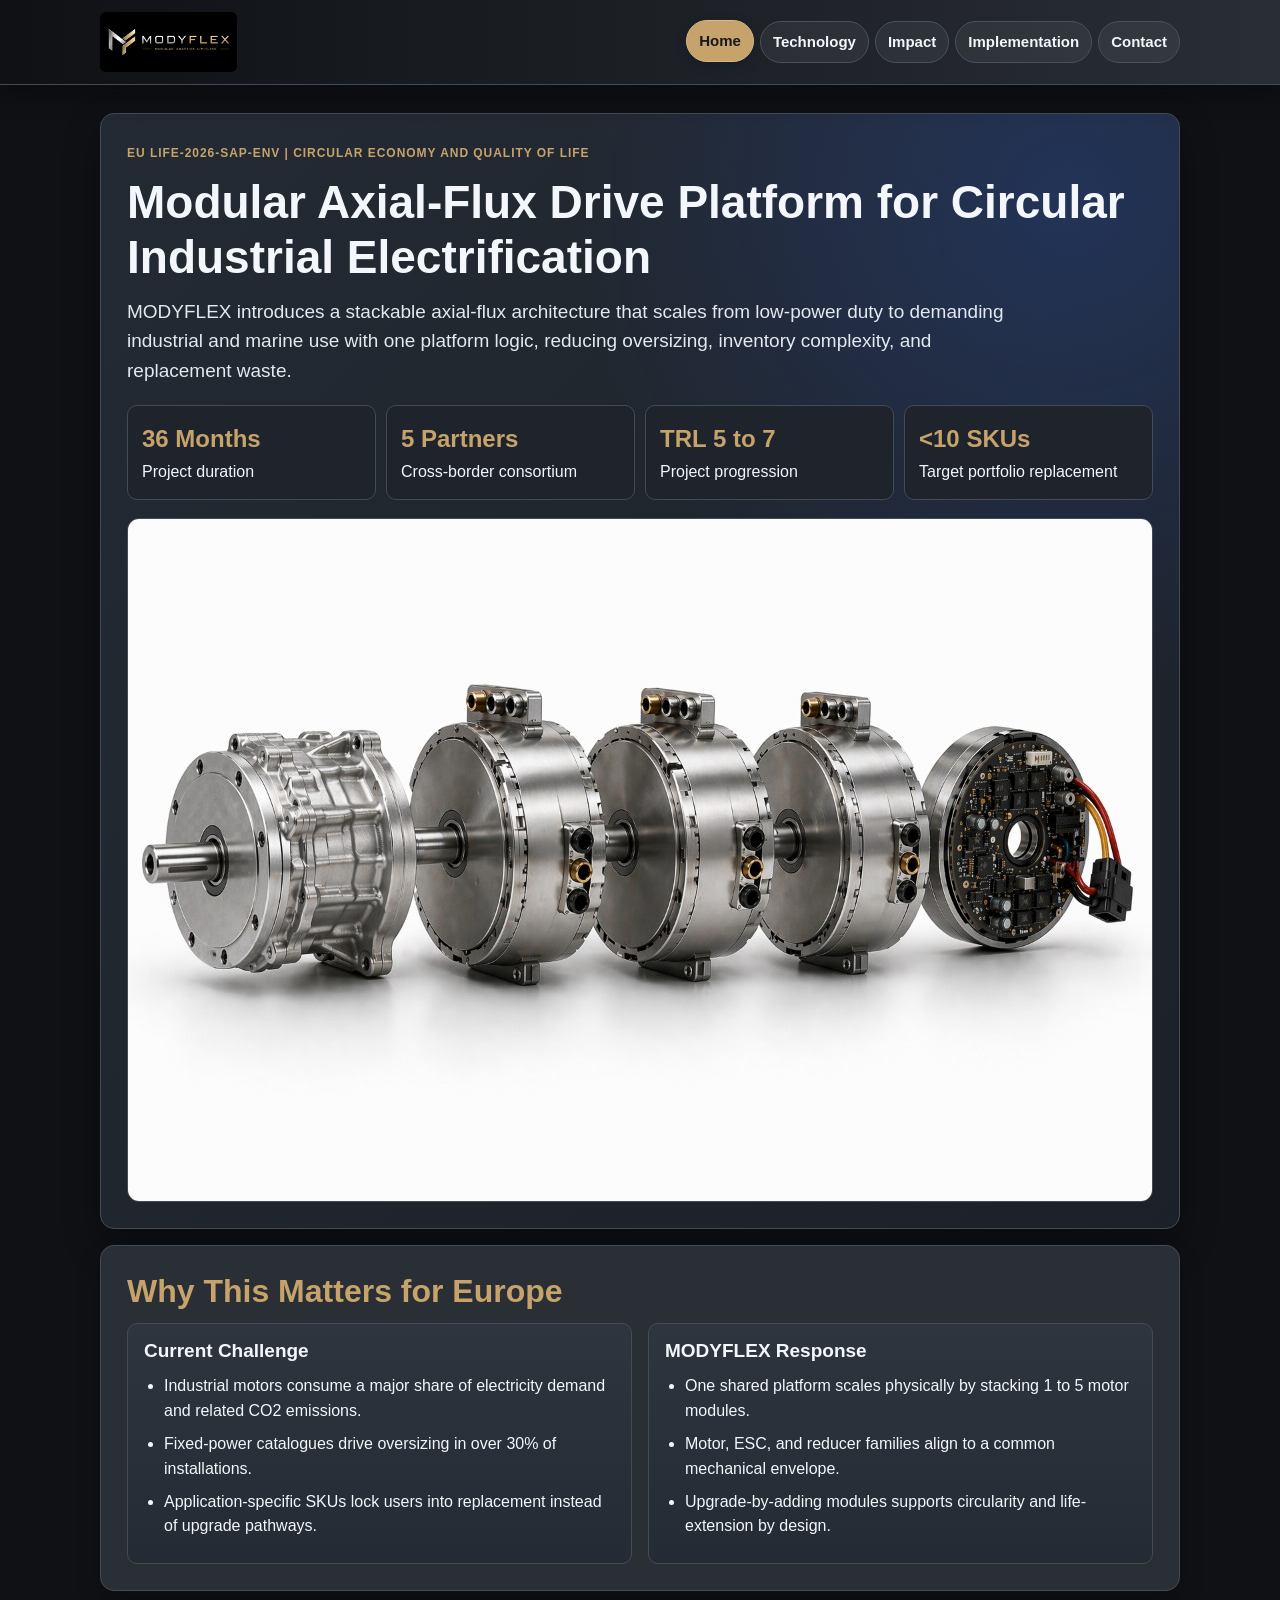
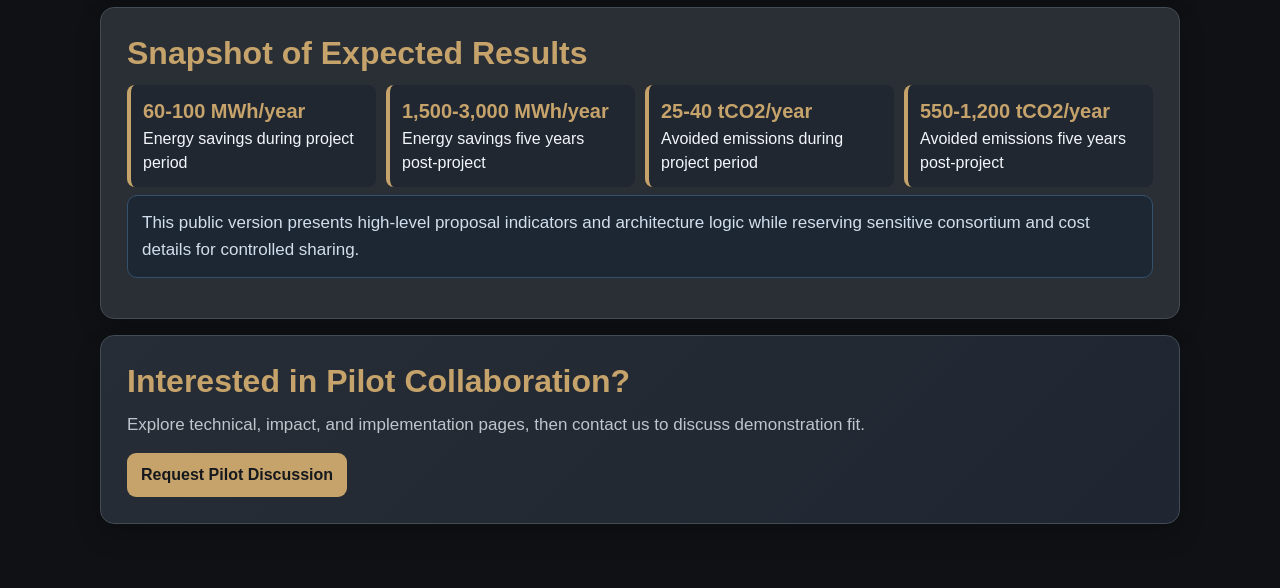
<file: index.html>
<!DOCTYPE html>
<html lang="en">
<head>
  <meta charset="UTF-8">
  <meta name="viewport" content="width=device-width, initial-scale=1.0">
  <title>MODYFLEX | LIFE Proposal Platform Overview</title>
  <link rel="stylesheet" href="css/styles.css">
</head>
<body data-page="home">
  <header class="site-header">
    <div class="page nav-wrap">
      <a class="brand" href="index.html" aria-label="MODYFLEX home">
        <img src="images/modyflex-logo.png" alt="MODYFLEX logo">
      </a>
      <nav class="site-nav" aria-label="Primary navigation">
        <a href="index.html">Home</a>
        <a href="technology.html">Technology</a>
        <a href="impact.html">Impact</a>
        <a href="implementation.html">Implementation</a>
        <a href="contact.html">Contact</a>
      </nav>
    </div>
  </header>

  <main class="page">
    <section class="hero reveal">
      <span class="eyebrow">EU LIFE-2026-SAP-ENV | Circular Economy and Quality of Life</span>
      <h1>Modular Axial-Flux Drive Platform for Circular Industrial Electrification</h1>
      <p class="lead">
        MODYFLEX introduces a stackable axial-flux architecture that scales from low-power duty to
        demanding industrial and marine use with one platform logic, reducing oversizing, inventory
        complexity, and replacement waste.
      </p>
      <div class="kpis" aria-label="Key project indicators">
        <article class="kpi">
          <strong>36 Months</strong>
          Project duration
        </article>
        <article class="kpi">
          <strong>5 Partners</strong>
          Cross-border consortium
        </article>
        <article class="kpi">
          <strong>TRL 5 to 7</strong>
          Project progression
        </article>
        <article class="kpi">
          <strong>&lt;10 SKUs</strong>
          Target portfolio replacement
        </article>
      </div>
      <div class="hero-visual">
        <img src="images/modyflex-assembly-lineup.png" alt="Exploded modular drive architecture with gearbox, stackable motors, and controller">
      </div>
    </section>

    <section class="section reveal">
      <h2>Why This Matters for Europe</h2>
      <div class="grid-2">
        <article class="panel">
          <h3>Current Challenge</h3>
          <ul>
            <li>Industrial motors consume a major share of electricity demand and related CO2 emissions.</li>
            <li>Fixed-power catalogues drive oversizing in over 30% of installations.</li>
            <li>Application-specific SKUs lock users into replacement instead of upgrade pathways.</li>
          </ul>
        </article>
        <article class="panel">
          <h3>MODYFLEX Response</h3>
          <ul>
            <li>One shared platform scales physically by stacking 1 to 5 motor modules.</li>
            <li>Motor, ESC, and reducer families align to a common mechanical envelope.</li>
            <li>Upgrade-by-adding modules supports circularity and life-extension by design.</li>
          </ul>
        </article>
      </div>
    </section>

    <section class="section reveal">
      <h2>Snapshot of Expected Results</h2>
      <div class="stats">
        <article class="stat">
          <strong>60-100 MWh/year</strong>
          Energy savings during project period
        </article>
        <article class="stat">
          <strong>1,500-3,000 MWh/year</strong>
          Energy savings five years post-project
        </article>
        <article class="stat">
          <strong>25-40 tCO2/year</strong>
          Avoided emissions during project period
        </article>
        <article class="stat">
          <strong>550-1,200 tCO2/year</strong>
          Avoided emissions five years post-project
        </article>
      </div>
      <p class="footer-note">
        This public version presents high-level proposal indicators and architecture logic while reserving
        sensitive consortium and cost details for controlled sharing.
      </p>
    </section>

    <section class="section cta reveal">
      <h2>Interested in Pilot Collaboration?</h2>
      <p>Explore technical, impact, and implementation pages, then contact us to discuss demonstration fit.</p>
      <a class="button" href="contact.html">Request Pilot Discussion</a>
    </section>
  </main>
  <script src="js/main.js"></script>
</body>
</html>
</file>
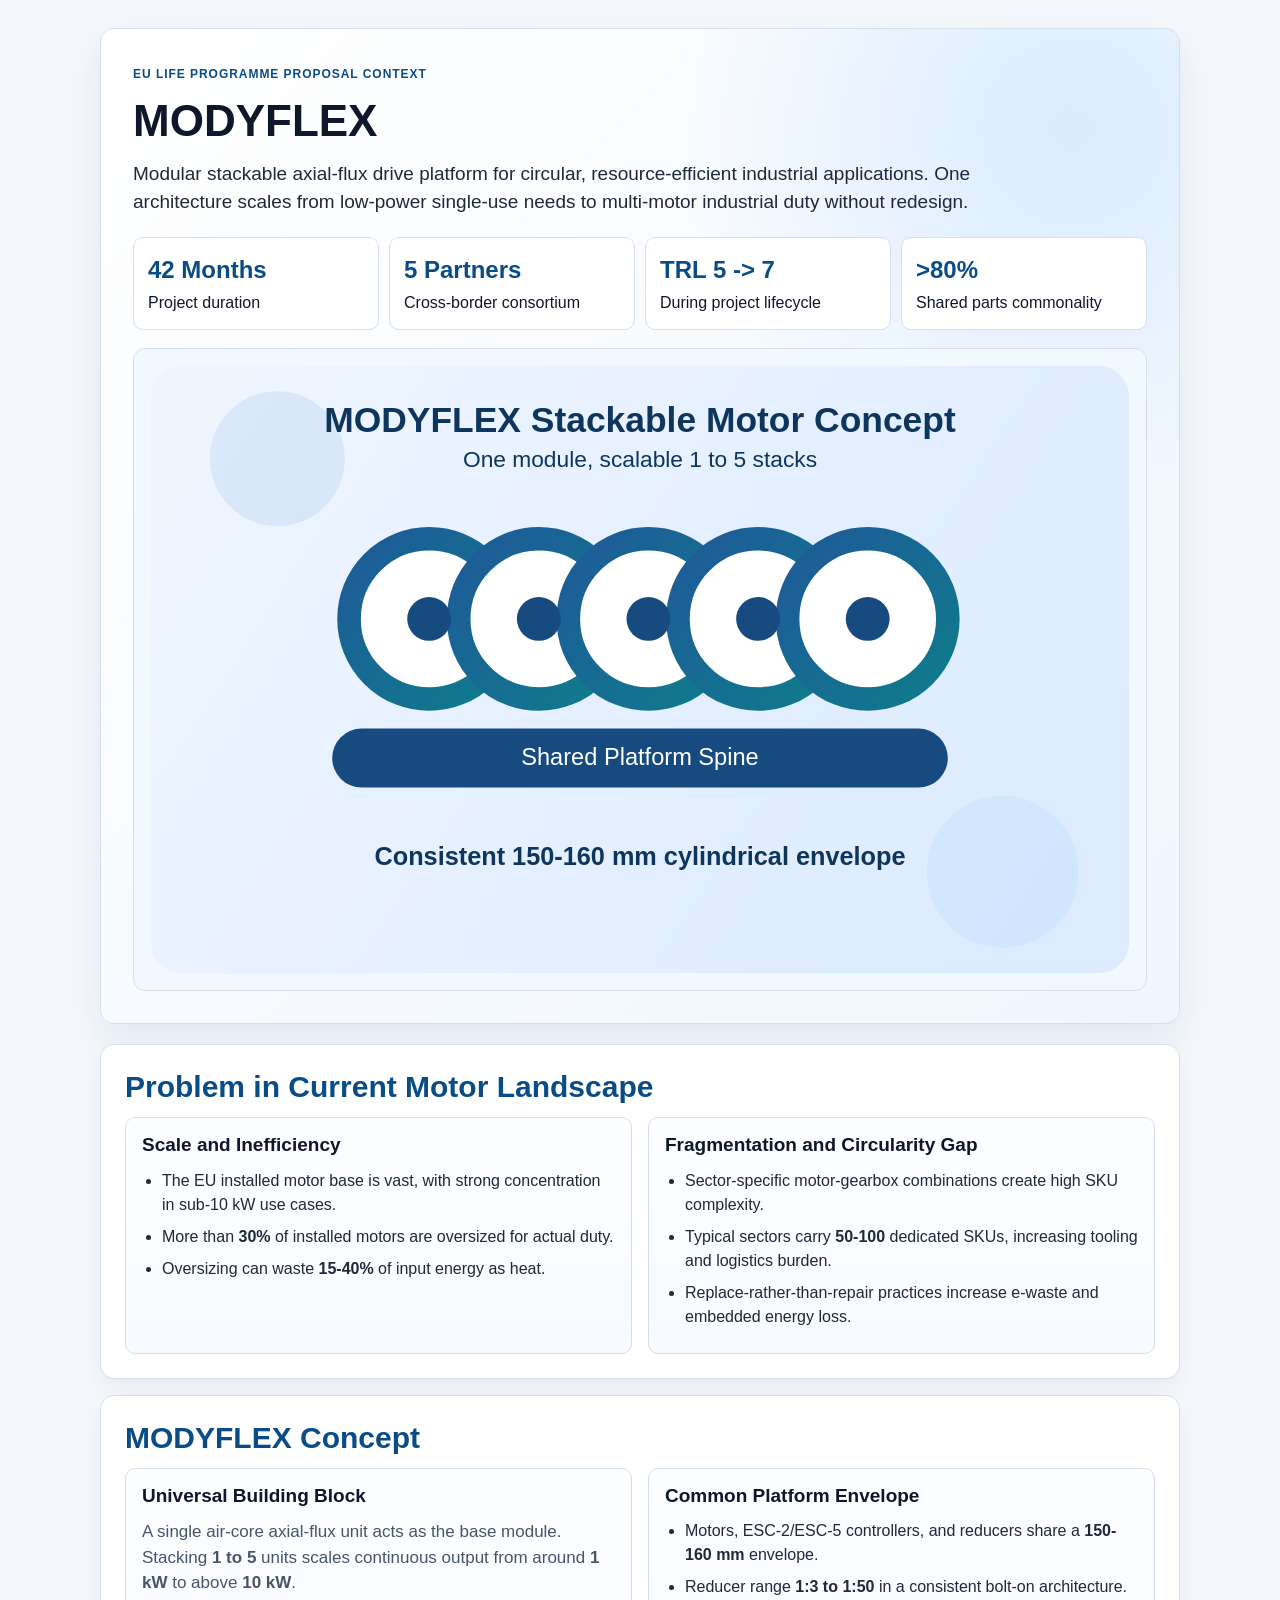
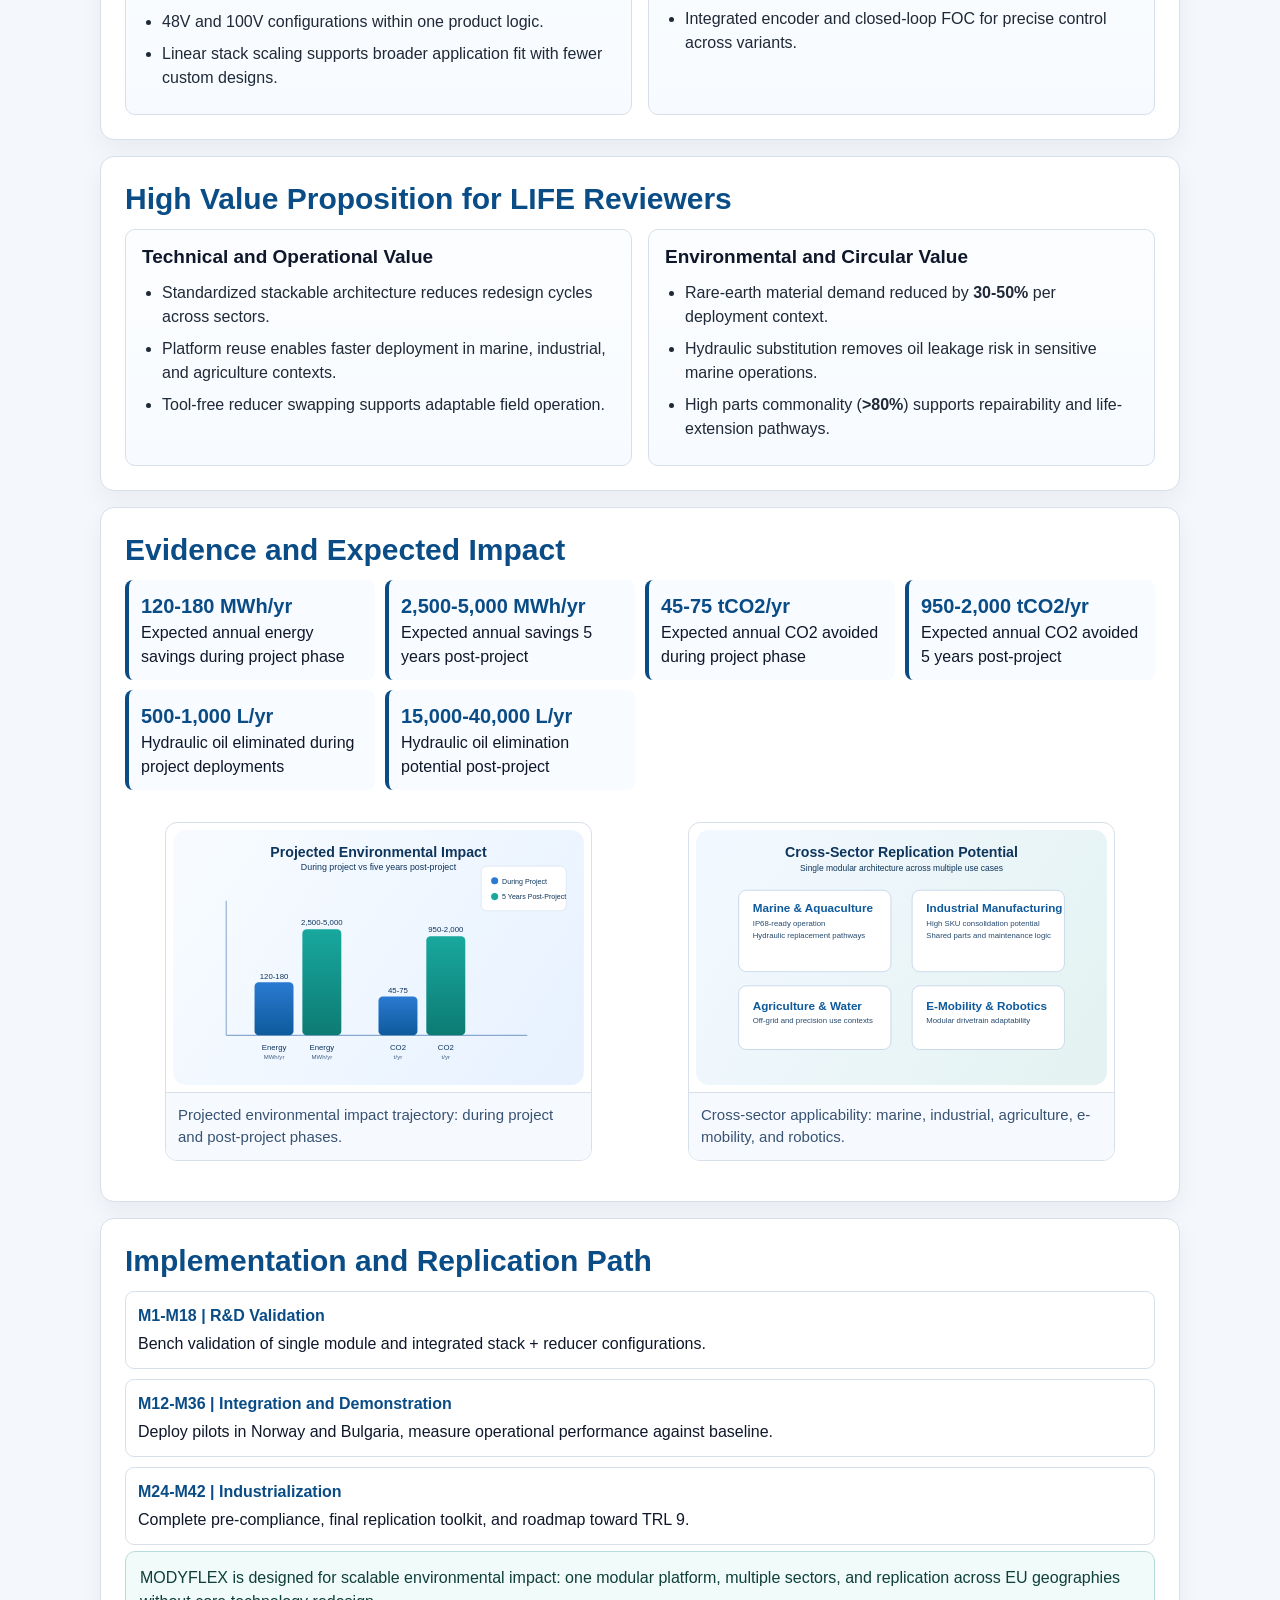
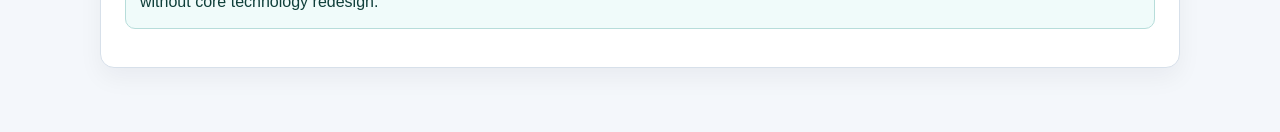
<file: root/index.html>
<!DOCTYPE html>
<html lang="en">
<head>
  <meta charset="UTF-8">
  <meta name="viewport" content="width=device-width, initial-scale=1.0">
  <title>MODYFLEX | Modular Stackable Axial-Flux Drive Platform</title>
  <link rel="stylesheet" href="css/styles.css">
</head>
<body>
  <main class="page">
    <section class="hero">
      <span class="eyebrow">EU LIFE Programme Proposal Context</span>
      <h1>MODYFLEX</h1>
      <p class="lead">
        Modular stackable axial-flux drive platform for circular, resource-efficient industrial applications.
        One architecture scales from low-power single-use needs to multi-motor industrial duty without redesign.
      </p>
      <div class="kpis" aria-label="Key project indicators">
        <article class="kpi">
          <strong>42 Months</strong>
          Project duration
        </article>
        <article class="kpi">
          <strong>5 Partners</strong>
          Cross-border consortium
        </article>
        <article class="kpi">
          <strong>TRL 5 -> 7</strong>
          During project lifecycle
        </article>
        <article class="kpi">
          <strong>>80%</strong>
          Shared parts commonality
        </article>
      </div>
      <div class="hero-visual">
        <img src="images/motor-stack.svg" alt="MODYFLEX stackable motor concept illustration">
      </div>
    </section>

    <section class="section">
      <h2>Problem in Current Motor Landscape</h2>
      <div class="grid-2">
        <div class="panel">
          <h3>Scale and Inefficiency</h3>
          <ul>
            <li>The EU installed motor base is vast, with strong concentration in sub-10 kW use cases.</li>
            <li>More than <strong>30%</strong> of installed motors are oversized for actual duty.</li>
            <li>Oversizing can waste <strong>15-40%</strong> of input energy as heat.</li>
          </ul>
        </div>
        <div class="panel">
          <h3>Fragmentation and Circularity Gap</h3>
          <ul>
            <li>Sector-specific motor-gearbox combinations create high SKU complexity.</li>
            <li>Typical sectors carry <strong>50-100</strong> dedicated SKUs, increasing tooling and logistics burden.</li>
            <li>Replace-rather-than-repair practices increase e-waste and embedded energy loss.</li>
          </ul>
        </div>
      </div>
    </section>

    <section class="section">
      <h2>MODYFLEX Concept</h2>
      <div class="grid-2">
        <div class="panel">
          <h3>Universal Building Block</h3>
          <p>
            A single air-core axial-flux unit acts as the base module. Stacking <strong>1 to 5</strong> units
            scales continuous output from around <strong>1 kW</strong> to above <strong>10 kW</strong>.
          </p>
          <ul>
            <li>48V and 100V configurations within one product logic.</li>
            <li>Linear stack scaling supports broader application fit with fewer custom designs.</li>
          </ul>
        </div>
        <div class="panel">
          <h3>Common Platform Envelope</h3>
          <ul>
            <li>Motors, ESC-2/ESC-5 controllers, and reducers share a <strong>150-160 mm</strong> envelope.</li>
            <li>Reducer range <strong>1:3 to 1:50</strong> in a consistent bolt-on architecture.</li>
            <li>Integrated encoder and closed-loop FOC for precise control across variants.</li>
          </ul>
        </div>
      </div>
    </section>

    <section class="section">
      <h2>High Value Proposition for LIFE Reviewers</h2>
      <div class="grid-2">
        <div class="panel">
          <h3>Technical and Operational Value</h3>
          <ul>
            <li>Standardized stackable architecture reduces redesign cycles across sectors.</li>
            <li>Platform reuse enables faster deployment in marine, industrial, and agriculture contexts.</li>
            <li>Tool-free reducer swapping supports adaptable field operation.</li>
          </ul>
        </div>
        <div class="panel">
          <h3>Environmental and Circular Value</h3>
          <ul>
            <li>Rare-earth material demand reduced by <strong>30-50%</strong> per deployment context.</li>
            <li>Hydraulic substitution removes oil leakage risk in sensitive marine operations.</li>
            <li>High parts commonality (<strong>>80%</strong>) supports repairability and life-extension pathways.</li>
          </ul>
        </div>
      </div>
    </section>

    <section class="section">
      <h2>Evidence and Expected Impact</h2>
      <div class="stats">
        <article class="stat">
          <strong>120-180 MWh/yr</strong>
          Expected annual energy savings during project phase
        </article>
        <article class="stat">
          <strong>2,500-5,000 MWh/yr</strong>
          Expected annual savings 5 years post-project
        </article>
        <article class="stat">
          <strong>45-75 tCO2/yr</strong>
          Expected annual CO2 avoided during project phase
        </article>
        <article class="stat">
          <strong>950-2,000 tCO2/yr</strong>
          Expected annual CO2 avoided 5 years post-project
        </article>
        <article class="stat">
          <strong>500-1,000 L/yr</strong>
          Hydraulic oil eliminated during project deployments
        </article>
        <article class="stat">
          <strong>15,000-40,000 L/yr</strong>
          Hydraulic oil elimination potential post-project
        </article>
      </div>
      <div class="image-grid" aria-label="Supporting visuals">
        <figure class="image-block">
          <img src="images/impact-chart.svg" alt="Projected energy and CO2 impact comparison chart">
          <figcaption class="image-caption">Projected environmental impact trajectory: during project and post-project phases.</figcaption>
        </figure>
        <figure class="image-block">
          <img src="images/application-grid.svg" alt="Cross-sector replication opportunities for MODYFLEX">
          <figcaption class="image-caption">Cross-sector applicability: marine, industrial, agriculture, e-mobility, and robotics.</figcaption>
        </figure>
      </div>
    </section>

    <section class="section">
      <h2>Implementation and Replication Path</h2>
      <div class="timeline">
        <article class="step">
          <div class="step-title">M1-M18 | R&amp;D Validation</div>
          Bench validation of single module and integrated stack + reducer configurations.
        </article>
        <article class="step">
          <div class="step-title">M12-M36 | Integration and Demonstration</div>
          Deploy pilots in Norway and Bulgaria, measure operational performance against baseline.
        </article>
        <article class="step">
          <div class="step-title">M24-M42 | Industrialization</div>
          Complete pre-compliance, final replication toolkit, and roadmap toward TRL 9.
        </article>
      </div>
      <p class="footer-note">
        MODYFLEX is designed for scalable environmental impact: one modular platform, multiple sectors,
        and replication across EU geographies without core technology redesign.
      </p>
    </section>
  </main>
  <script src="js/main.js"></script>
</body>
</html>
</file>
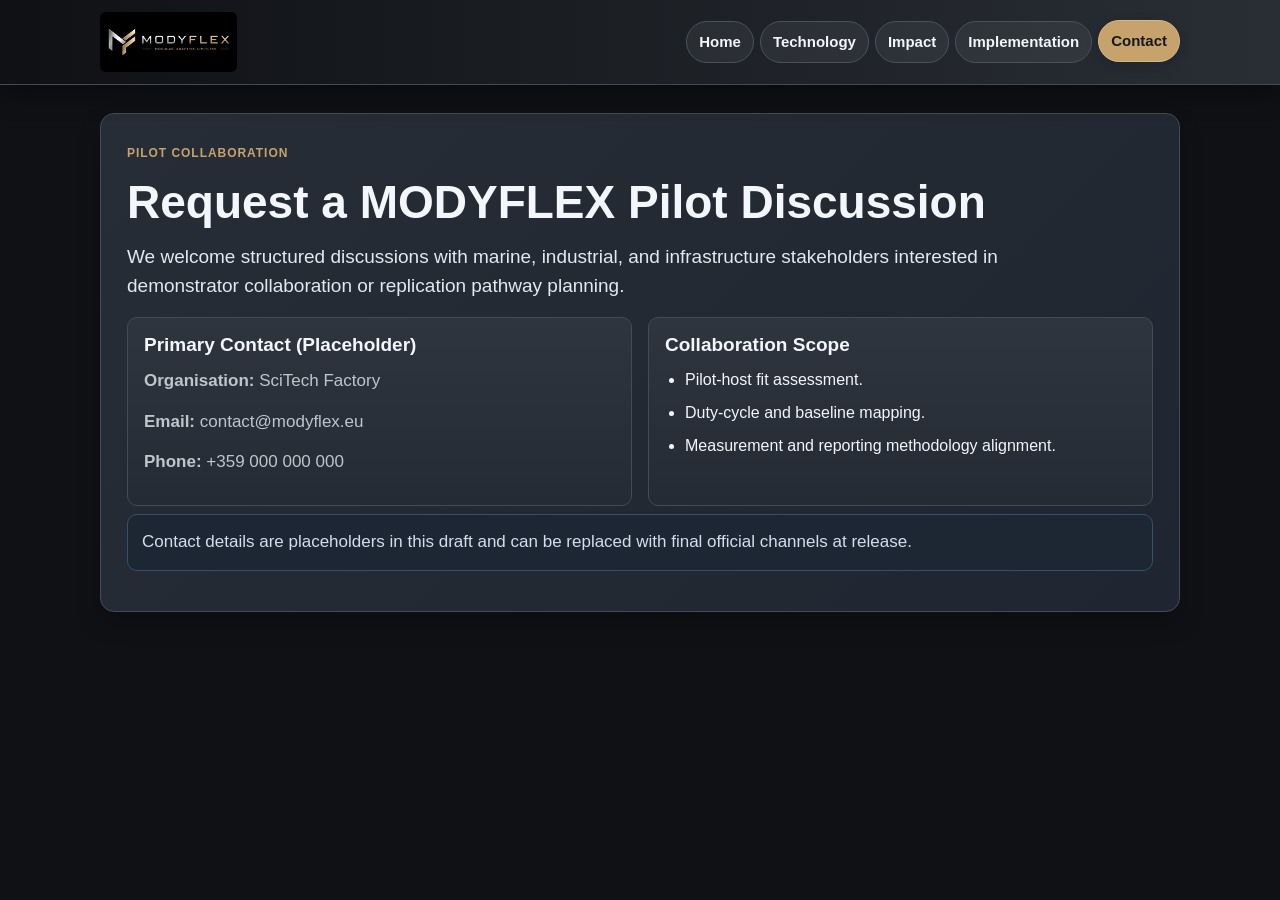
<file: contact.html>
<!DOCTYPE html>
<html lang="en">
<head>
  <meta charset="UTF-8">
  <meta name="viewport" content="width=device-width, initial-scale=1.0">
  <title>MODYFLEX | Contact</title>
  <link rel="stylesheet" href="css/styles.css">
</head>
<body data-page="contact">
  <header class="site-header">
    <div class="page nav-wrap">
      <a class="brand" href="index.html" aria-label="MODYFLEX home">
        <img src="images/modyflex-logo.png" alt="MODYFLEX logo">
      </a>
      <nav class="site-nav" aria-label="Primary navigation">
        <a href="index.html">Home</a>
        <a href="technology.html">Technology</a>
        <a href="impact.html">Impact</a>
        <a href="implementation.html">Implementation</a>
        <a href="contact.html">Contact</a>
      </nav>
    </div>
  </header>

  <main class="page">
    <section class="section cta reveal">
      <span class="eyebrow">Pilot Collaboration</span>
      <h1>Request a MODYFLEX Pilot Discussion</h1>
      <p class="lead">
        We welcome structured discussions with marine, industrial, and infrastructure stakeholders interested
        in demonstrator collaboration or replication pathway planning.
      </p>
      <div class="grid-2 top-gap">
        <article class="panel">
          <h3>Primary Contact (Placeholder)</h3>
          <p><strong>Organisation:</strong> SciTech Factory</p>
          <p><strong>Email:</strong> contact@modyflex.eu</p>
          <p><strong>Phone:</strong> +359 000 000 000</p>
        </article>
        <article class="panel">
          <h3>Collaboration Scope</h3>
          <ul>
            <li>Pilot-host fit assessment.</li>
            <li>Duty-cycle and baseline mapping.</li>
            <li>Measurement and reporting methodology alignment.</li>
          </ul>
        </article>
      </div>
      <p class="footer-note">
        Contact details are placeholders in this draft and can be replaced with final official channels at release.
      </p>
    </section>
  </main>
  <script src="js/main.js"></script>
</body>
</html>
</file>
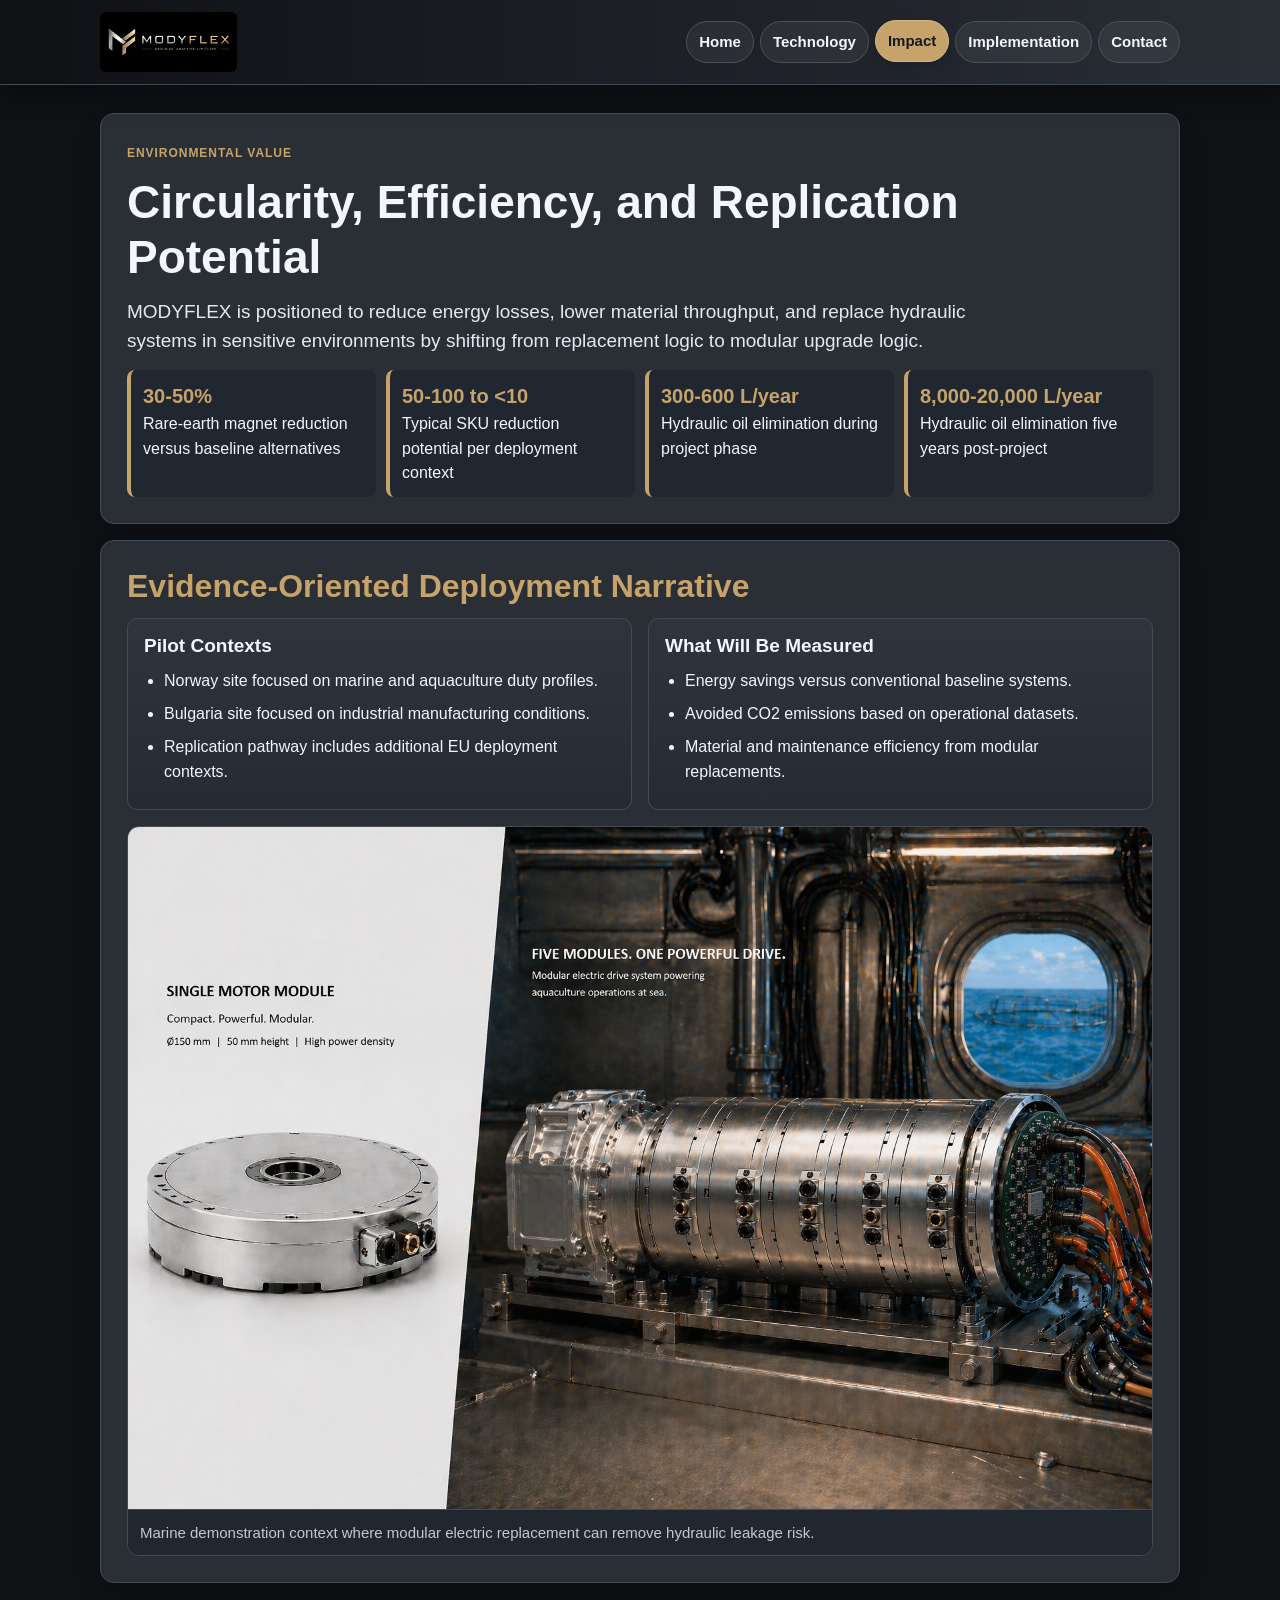
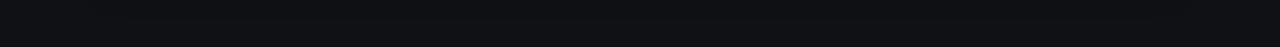
<file: impact.html>
<!DOCTYPE html>
<html lang="en">
<head>
  <meta charset="UTF-8">
  <meta name="viewport" content="width=device-width, initial-scale=1.0">
  <title>MODYFLEX | Impact</title>
  <link rel="stylesheet" href="css/styles.css">
</head>
<body data-page="impact">
  <header class="site-header">
    <div class="page nav-wrap">
      <a class="brand" href="index.html" aria-label="MODYFLEX home">
        <img src="images/modyflex-logo.png" alt="MODYFLEX logo">
      </a>
      <nav class="site-nav" aria-label="Primary navigation">
        <a href="index.html">Home</a>
        <a href="technology.html">Technology</a>
        <a href="impact.html">Impact</a>
        <a href="implementation.html">Implementation</a>
        <a href="contact.html">Contact</a>
      </nav>
    </div>
  </header>

  <main class="page">
    <section class="section reveal">
      <span class="eyebrow">Environmental Value</span>
      <h1>Circularity, Efficiency, and Replication Potential</h1>
      <p class="lead">
        MODYFLEX is positioned to reduce energy losses, lower material throughput, and replace
        hydraulic systems in sensitive environments by shifting from replacement logic to modular upgrade logic.
      </p>
      <div class="stats">
        <article class="stat">
          <strong>30-50%</strong>
          Rare-earth magnet reduction versus baseline alternatives
        </article>
        <article class="stat">
          <strong>50-100 to &lt;10</strong>
          Typical SKU reduction potential per deployment context
        </article>
        <article class="stat">
          <strong>300-600 L/year</strong>
          Hydraulic oil elimination during project phase
        </article>
        <article class="stat">
          <strong>8,000-20,000 L/year</strong>
          Hydraulic oil elimination five years post-project
        </article>
      </div>
    </section>

    <section class="section reveal">
      <h2>Evidence-Oriented Deployment Narrative</h2>
      <div class="grid-2">
        <article class="panel">
          <h3>Pilot Contexts</h3>
          <ul>
            <li>Norway site focused on marine and aquaculture duty profiles.</li>
            <li>Bulgaria site focused on industrial manufacturing conditions.</li>
            <li>Replication pathway includes additional EU deployment contexts.</li>
          </ul>
        </article>
        <article class="panel">
          <h3>What Will Be Measured</h3>
          <ul>
            <li>Energy savings versus conventional baseline systems.</li>
            <li>Avoided CO2 emissions based on operational datasets.</li>
            <li>Material and maintenance efficiency from modular replacements.</li>
          </ul>
        </article>
      </div>
      <div class="image-block top-gap">
        <img src="images/modyflex-marine-deployment.png" alt="MODYFLEX multi-module drive assembly shown in marine deployment context">
        <figcaption class="image-caption">Marine demonstration context where modular electric replacement can remove hydraulic leakage risk.</figcaption>
      </div>
    </section>
  </main>
  <script src="js/main.js"></script>
</body>
</html>
</file>
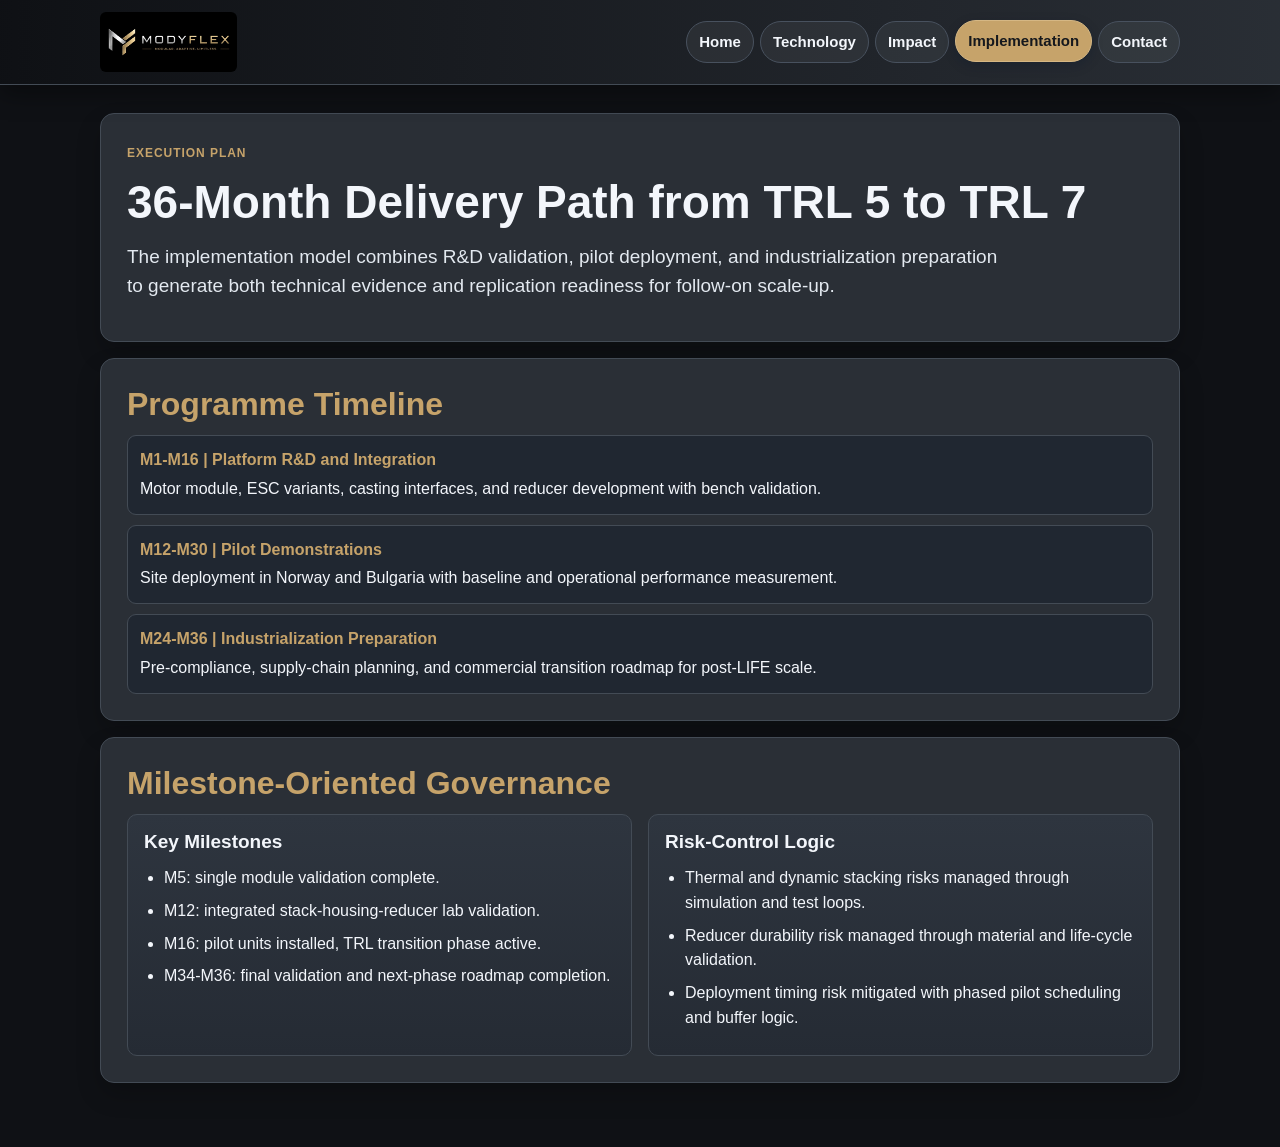
<file: implementation.html>
<!DOCTYPE html>
<html lang="en">
<head>
  <meta charset="UTF-8">
  <meta name="viewport" content="width=device-width, initial-scale=1.0">
  <title>MODYFLEX | Implementation</title>
  <link rel="stylesheet" href="css/styles.css">
</head>
<body data-page="implementation">
  <header class="site-header">
    <div class="page nav-wrap">
      <a class="brand" href="index.html" aria-label="MODYFLEX home">
        <img src="images/modyflex-logo.png" alt="MODYFLEX logo">
      </a>
      <nav class="site-nav" aria-label="Primary navigation">
        <a href="index.html">Home</a>
        <a href="technology.html">Technology</a>
        <a href="impact.html">Impact</a>
        <a href="implementation.html">Implementation</a>
        <a href="contact.html">Contact</a>
      </nav>
    </div>
  </header>

  <main class="page">
    <section class="section reveal">
      <span class="eyebrow">Execution Plan</span>
      <h1>36-Month Delivery Path from TRL 5 to TRL 7</h1>
      <p class="lead">
        The implementation model combines R&amp;D validation, pilot deployment, and industrialization preparation
        to generate both technical evidence and replication readiness for follow-on scale-up.
      </p>
    </section>

    <section class="section reveal">
      <h2>Programme Timeline</h2>
      <div class="timeline">
        <article class="step">
          <div class="step-title">M1-M16 | Platform R&amp;D and Integration</div>
          Motor module, ESC variants, casting interfaces, and reducer development with bench validation.
        </article>
        <article class="step">
          <div class="step-title">M12-M30 | Pilot Demonstrations</div>
          Site deployment in Norway and Bulgaria with baseline and operational performance measurement.
        </article>
        <article class="step">
          <div class="step-title">M24-M36 | Industrialization Preparation</div>
          Pre-compliance, supply-chain planning, and commercial transition roadmap for post-LIFE scale.
        </article>
      </div>
    </section>

    <section class="section reveal">
      <h2>Milestone-Oriented Governance</h2>
      <div class="grid-2">
        <article class="panel">
          <h3>Key Milestones</h3>
          <ul>
            <li>M5: single module validation complete.</li>
            <li>M12: integrated stack-housing-reducer lab validation.</li>
            <li>M16: pilot units installed, TRL transition phase active.</li>
            <li>M34-M36: final validation and next-phase roadmap completion.</li>
          </ul>
        </article>
        <article class="panel">
          <h3>Risk-Control Logic</h3>
          <ul>
            <li>Thermal and dynamic stacking risks managed through simulation and test loops.</li>
            <li>Reducer durability risk managed through material and life-cycle validation.</li>
            <li>Deployment timing risk mitigated with phased pilot scheduling and buffer logic.</li>
          </ul>
        </article>
      </div>
    </section>
  </main>
  <script src="js/main.js"></script>
</body>
</html>
</file>
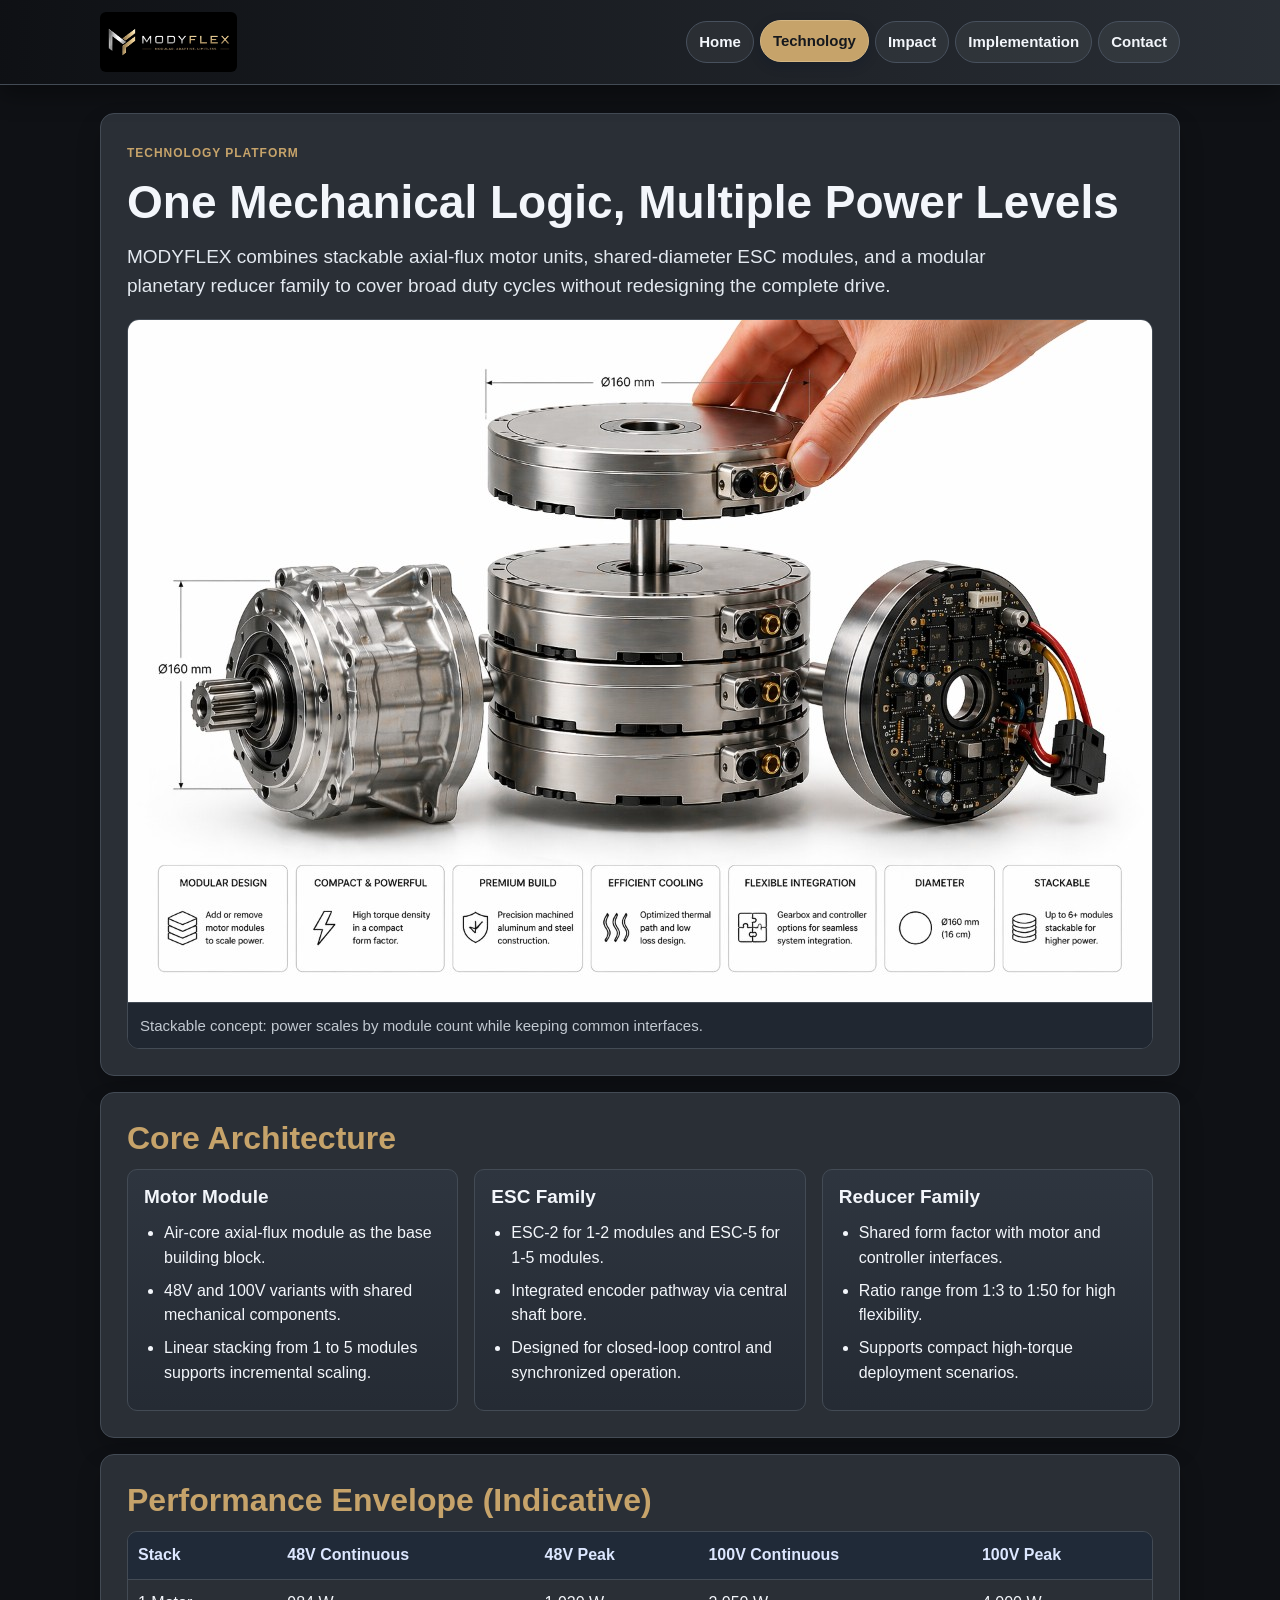
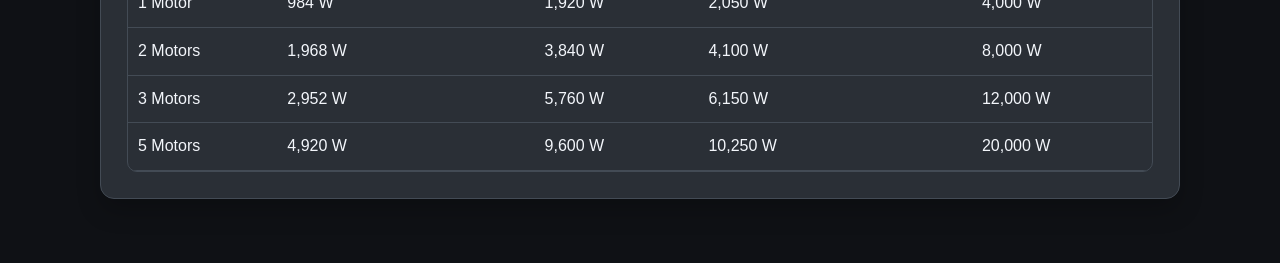
<file: technology.html>
<!DOCTYPE html>
<html lang="en">
<head>
  <meta charset="UTF-8">
  <meta name="viewport" content="width=device-width, initial-scale=1.0">
  <title>MODYFLEX | Technology</title>
  <link rel="stylesheet" href="css/styles.css">
</head>
<body data-page="technology">
  <header class="site-header">
    <div class="page nav-wrap">
      <a class="brand" href="index.html" aria-label="MODYFLEX home">
        <img src="images/modyflex-logo.png" alt="MODYFLEX logo">
      </a>
      <nav class="site-nav" aria-label="Primary navigation">
        <a href="index.html">Home</a>
        <a href="technology.html">Technology</a>
        <a href="impact.html">Impact</a>
        <a href="implementation.html">Implementation</a>
        <a href="contact.html">Contact</a>
      </nav>
    </div>
  </header>

  <main class="page">
    <section class="section reveal">
      <span class="eyebrow">Technology Platform</span>
      <h1>One Mechanical Logic, Multiple Power Levels</h1>
      <p class="lead">
        MODYFLEX combines stackable axial-flux motor units, shared-diameter ESC modules, and a modular
        planetary reducer family to cover broad duty cycles without redesigning the complete drive.
      </p>
      <div class="image-block">
        <img src="images/modyflex-stackable-concept.png" alt="Stackable motor module concept with removable top module and common diameter annotations">
        <figcaption class="image-caption">Stackable concept: power scales by module count while keeping common interfaces.</figcaption>
      </div>
    </section>

    <section class="section reveal">
      <h2>Core Architecture</h2>
      <div class="grid-3">
        <article class="panel">
          <h3>Motor Module</h3>
          <ul>
            <li>Air-core axial-flux module as the base building block.</li>
            <li>48V and 100V variants with shared mechanical components.</li>
            <li>Linear stacking from 1 to 5 modules supports incremental scaling.</li>
          </ul>
        </article>
        <article class="panel">
          <h3>ESC Family</h3>
          <ul>
            <li>ESC-2 for 1-2 modules and ESC-5 for 1-5 modules.</li>
            <li>Integrated encoder pathway via central shaft bore.</li>
            <li>Designed for closed-loop control and synchronized operation.</li>
          </ul>
        </article>
        <article class="panel">
          <h3>Reducer Family</h3>
          <ul>
            <li>Shared form factor with motor and controller interfaces.</li>
            <li>Ratio range from 1:3 to 1:50 for high flexibility.</li>
            <li>Supports compact high-torque deployment scenarios.</li>
          </ul>
        </article>
      </div>
    </section>

    <section class="section reveal">
      <h2>Performance Envelope (Indicative)</h2>
      <div class="table-wrap">
        <table>
          <thead>
            <tr>
              <th>Stack</th>
              <th>48V Continuous</th>
              <th>48V Peak</th>
              <th>100V Continuous</th>
              <th>100V Peak</th>
            </tr>
          </thead>
          <tbody>
            <tr>
              <td>1 Motor</td>
              <td>984 W</td>
              <td>1,920 W</td>
              <td>2,050 W</td>
              <td>4,000 W</td>
            </tr>
            <tr>
              <td>2 Motors</td>
              <td>1,968 W</td>
              <td>3,840 W</td>
              <td>4,100 W</td>
              <td>8,000 W</td>
            </tr>
            <tr>
              <td>3 Motors</td>
              <td>2,952 W</td>
              <td>5,760 W</td>
              <td>6,150 W</td>
              <td>12,000 W</td>
            </tr>
            <tr>
              <td>5 Motors</td>
              <td>4,920 W</td>
              <td>9,600 W</td>
              <td>10,250 W</td>
              <td>20,000 W</td>
            </tr>
          </tbody>
        </table>
      </div>
    </section>
  </main>
  <script src="js/main.js"></script>
</body>
</html>
</file>
<file: css/styles.css>
:root {
  --bg: #0f1115;
  --surface: #2a2f36;
  --ink: #f3f6fb;
  --muted: #bfc5cc;
  --line: #434b55;
  --brand: #c6a36a;
  --brand-soft: #2b2520;
}

* {
  box-sizing: border-box;
}

html,
body {
  margin: 0;
  font-family: "Segoe UI", Arial, sans-serif;
  background: var(--bg);
  color: var(--ink);
  line-height: 1.55;
}

.site-header {
  position: sticky;
  top: 0;
  z-index: 30;
  border-bottom: 1px solid var(--line);
  background: linear-gradient(90deg, rgba(15, 17, 21, 0.98) 0%, rgba(42, 47, 54, 0.98) 100%);
  box-shadow: 0 10px 22px rgba(0, 0, 0, 0.35);
  backdrop-filter: blur(10px);
}

.page {
  max-width: 1120px;
  margin: 0 auto;
  padding: 28px 20px 48px;
}

.nav-wrap {
  display: flex;
  align-items: center;
  justify-content: space-between;
  gap: 18px;
  padding-top: 12px;
  padding-bottom: 12px;
}

.brand {
  display: inline-flex;
  align-items: center;
  text-decoration: none;
}

.brand img {
  display: block;
  height: 60px;
  width: auto;
  border-radius: 6px;
}

.site-nav {
  display: flex;
  flex-wrap: wrap;
  gap: 6px;
}

.site-nav a {
  text-decoration: none;
  color: #f3f6fb;
  font-weight: 700;
  font-size: 15px;
  padding: 8px 12px;
  border-radius: 999px;
  border: 1px solid #48515e;
  background: rgba(191, 197, 204, 0.08);
  transition: background 0.2s ease, color 0.2s ease, border-color 0.2s ease, transform 0.2s ease;
}

.site-nav a:hover,
.site-nav a[aria-current="page"] {
  background: var(--brand);
  color: #15181d;
  border-color: #d5b784;
  transform: translateY(-1px);
}

.site-nav a[aria-current="page"] {
  box-shadow: 0 4px 12px rgba(6, 22, 45, 0.24);
}

h1,
h2,
h3 {
  margin: 0 0 12px;
  line-height: 1.2;
}

h1 {
  font-size: clamp(30px, 4.1vw, 46px);
}

h2 {
  font-size: clamp(23px, 3vw, 32px);
  color: var(--brand);
}

h3 {
  font-size: 19px;
}

p {
  margin: 0 0 14px;
  color: var(--muted);
  font-size: 17px;
}

ul {
  margin: 0;
  padding-left: 20px;
}

li {
  margin-bottom: 8px;
}

.eyebrow {
  display: inline-block;
  font-size: 12px;
  letter-spacing: 0.08em;
  text-transform: uppercase;
  color: var(--brand);
  font-weight: 700;
  margin-bottom: 12px;
}

.lead {
  font-size: 19px;
  max-width: 880px;
  color: #e3e9f0;
}

.hero,
.section {
  background: var(--surface);
  border: 1px solid var(--line);
  border-radius: 14px;
  padding: 26px;
  margin-bottom: 16px;
  box-shadow: 0 12px 24px rgba(0, 0, 0, 0.2);
}

.hero {
  background:
    radial-gradient(circle at 90% 8%, rgba(45, 107, 255, 0.2) 0%, transparent 35%),
    linear-gradient(135deg, #242a33 0%, #1c2129 100%);
  box-shadow: 0 16px 35px rgba(0, 0, 0, 0.35);
}

.kpis {
  display: grid;
  grid-template-columns: repeat(auto-fit, minmax(170px, 1fr));
  gap: 10px;
  margin-top: 20px;
}

.kpi {
  background: #1f242c;
  border: 1px solid var(--line);
  border-radius: 10px;
  padding: 14px;
}

.kpi strong {
  display: block;
  font-size: 24px;
  color: var(--brand);
  margin-bottom: 3px;
}

.grid-2 {
  display: grid;
  grid-template-columns: repeat(2, minmax(0, 1fr));
  gap: 16px;
}

.grid-3 {
  display: grid;
  grid-template-columns: repeat(3, minmax(0, 1fr));
  gap: 16px;
}

.panel {
  border: 1px solid var(--line);
  border-radius: 10px;
  padding: 16px;
  background: linear-gradient(180deg, #2e353f 0%, #252b34 100%);
}

.stats {
  display: grid;
  grid-template-columns: repeat(auto-fit, minmax(220px, 1fr));
  gap: 10px;
  margin-top: 10px;
}

.stat {
  border-left: 4px solid var(--brand);
  background: #202731;
  border-radius: 8px;
  padding: 11px 12px;
}

.stat strong {
  display: block;
  font-size: 20px;
  color: var(--brand);
}

.timeline {
  display: grid;
  gap: 10px;
}

.step {
  border: 1px solid var(--line);
  border-radius: 9px;
  padding: 12px;
  background: #202731;
}

.step-title {
  font-weight: 700;
  color: var(--brand);
  margin-bottom: 4px;
}

.hero-visual,
.image-block {
  margin-top: 18px;
  border: 1px solid var(--line);
  border-radius: 12px;
  overflow: hidden;
  background: #1a2028;
}

.hero-visual img,
.image-block img {
  display: block;
  width: 100%;
  height: auto;
}

.image-caption {
  padding: 11px 12px;
  font-size: 15px;
  color: #c2c9d1;
  background: #202731;
  border-top: 1px solid var(--line);
}

.table-wrap {
  overflow-x: auto;
  border: 1px solid var(--line);
  border-radius: 10px;
}

table {
  width: 100%;
  border-collapse: collapse;
  min-width: 680px;
}

th,
td {
  border-bottom: 1px solid var(--line);
  padding: 11px 10px;
  text-align: left;
}

th {
  background: #202a38;
  color: #dce7ff;
}

.button {
  display: inline-block;
  text-decoration: none;
  color: #15181d;
  background: var(--brand);
  border-radius: 9px;
  padding: 10px 14px;
  font-weight: 600;
}

.button:hover {
  background: #d5b784;
}

.cta {
  background: linear-gradient(135deg, #272d36 0%, #1f2631 100%);
}

.footer-note {
  margin-top: 8px;
  padding: 14px;
  border-radius: 10px;
  border: 1px solid #35506d;
  background: #1d2734;
  color: #d2deed;
}

.top-gap {
  margin-top: 16px;
}

.reveal {
  opacity: 0;
  transform: translateY(14px);
  transition: opacity 0.45s ease, transform 0.45s ease;
}

.reveal.visible {
  opacity: 1;
  transform: translateY(0);
}

@media (max-width: 980px) {
  .grid-3 {
    grid-template-columns: 1fr;
  }
}

@media (max-width: 860px) {
  .grid-2 {
    grid-template-columns: 1fr;
  }

  .hero,
  .section {
    padding: 20px;
  }

  .nav-wrap {
    align-items: center;
    flex-direction: column;
    gap: 10px;
    padding-top: 8px;
    padding-bottom: 8px;
  }

  .brand img {
    height: 60px;
  }

  .site-nav {
    width: 100%;
    gap: 6px;
    flex-wrap: nowrap;
    overflow-x: auto;
    padding-bottom: 2px;
  }

  .site-nav a {
    width: auto;
    flex: 0 0 auto;
    text-align: center;
    font-size: 13px;
    padding: 5px 9px;
    border-radius: 999px;
  }
}
</file>
<file: root/css/styles.css>
:root {
  --bg: #f4f7fb;
  --surface: #ffffff;
  --ink: #0f172a;
  --muted: #475569;
  --line: #d7e0ea;
  --brand: #0a4c86;
  --brand-soft: #e6f0fa;
  --accent: #0f766e;
}

* {
  box-sizing: border-box;
}

html,
body {
  margin: 0;
  font-family: "Segoe UI", Arial, sans-serif;
  background: var(--bg);
  color: var(--ink);
  line-height: 1.5;
}

.page {
  max-width: 1120px;
  margin: 0 auto;
  padding: 28px 20px 48px;
}

.hero {
  background:
    radial-gradient(circle at 90% 10%, #d9ebff 0%, transparent 30%),
    linear-gradient(135deg, #ffffff 0%, #eff6fd 100%);
  border: 1px solid var(--line);
  border-radius: 14px;
  padding: 32px;
  margin-bottom: 20px;
  box-shadow: 0 16px 35px rgba(10, 76, 134, 0.08);
}

.eyebrow {
  display: inline-block;
  font-size: 12px;
  letter-spacing: 0.08em;
  text-transform: uppercase;
  color: var(--brand);
  font-weight: 700;
  margin-bottom: 12px;
}

h1,
h2,
h3 {
  margin: 0 0 12px;
  line-height: 1.2;
}

h1 {
  font-size: clamp(28px, 4vw, 44px);
}

h2 {
  font-size: clamp(22px, 3vw, 30px);
  color: var(--brand);
}

h3 {
  font-size: 19px;
}

p {
  margin: 0 0 14px;
  color: var(--muted);
  font-size: 17px;
}

.lead {
  font-size: 19px;
  max-width: 900px;
  color: #1f2937;
}

.kpis {
  display: grid;
  grid-template-columns: repeat(auto-fit, minmax(170px, 1fr));
  gap: 10px;
  margin-top: 20px;
}

.kpi {
  background: var(--surface);
  border: 1px solid var(--line);
  border-radius: 10px;
  padding: 14px;
}

.kpi strong {
  display: block;
  font-size: 24px;
  color: var(--brand);
  margin-bottom: 3px;
}

.section {
  background: var(--surface);
  border: 1px solid var(--line);
  border-radius: 14px;
  padding: 24px;
  margin-bottom: 16px;
  box-shadow: 0 10px 24px rgba(15, 23, 42, 0.05);
}

.grid-2 {
  display: grid;
  grid-template-columns: repeat(2, minmax(0, 1fr));
  gap: 16px;
}

.panel {
  border: 1px solid var(--line);
  border-radius: 10px;
  padding: 16px;
  background: linear-gradient(180deg, #fcfdff 0%, #f7fbff 100%);
}

ul {
  margin: 0;
  padding-left: 20px;
  color: #1f2937;
}

li {
  margin-bottom: 8px;
  font-size: 16px;
}

.stats {
  display: grid;
  grid-template-columns: repeat(auto-fit, minmax(200px, 1fr));
  gap: 10px;
  margin-top: 10px;
}

.stat {
  border-left: 4px solid var(--brand);
  background: #f8fbff;
  border-radius: 8px;
  padding: 11px 12px;
}

.stat strong {
  display: block;
  font-size: 20px;
  color: var(--brand);
}

.timeline {
  display: grid;
  gap: 10px;
}

.step {
  border: 1px solid var(--line);
  border-radius: 9px;
  padding: 12px;
  background: #ffffff;
}

.step-title {
  font-weight: 700;
  color: var(--brand);
  margin-bottom: 4px;
}

.footer-note {
  margin-top: 6px;
  padding: 14px;
  border-radius: 10px;
  border: 1px solid #b7ddda;
  background: #f0fbfa;
  color: #0f3f3a;
  font-size: 16px;
}

.hero-visual {
  margin-top: 18px;
  border: 1px solid var(--line);
  border-radius: 12px;
  overflow: hidden;
  background: #f2f8ff;
}

.hero-visual img,
.image-block img {
  display: block;
  width: 100%;
  height: auto;
}

.image-grid {
  display: grid;
  grid-template-columns: repeat(2, minmax(0, 1fr));
  gap: 16px;
  margin-top: 16px;
}

.image-block {
  border: 1px solid var(--line);
  border-radius: 12px;
  overflow: hidden;
  background: #ffffff;
}

.image-caption {
  padding: 11px 12px;
  font-size: 15px;
  color: #385272;
  background: #f6faff;
  border-top: 1px solid var(--line);
}

@media (max-width: 860px) {
  .grid-2 {
    grid-template-columns: 1fr;
  }

  .hero,
  .section {
    padding: 20px;
  }

  .image-grid {
    grid-template-columns: 1fr;
  }
}
:root {
  --bg: #f4f7fb;
  --surface: #ffffff;
  --ink: #0f172a;
  --muted: #475569;
  --line: #d7e0ea;
  --brand: #0a4c86;
}

* {
  box-sizing: border-box;
}

html,
body {
  margin: 0;
  font-family: "Segoe UI", Arial, sans-serif;
  background: var(--bg);
  color: var(--ink);
  line-height: 1.5;
}

.page {
  max-width: 1120px;
  margin: 0 auto;
  padding: 28px 20px 48px;
}

.hero {
  background:
    radial-gradient(circle at 90% 10%, #d9ebff 0%, transparent 30%),
    linear-gradient(135deg, #ffffff 0%, #eff6fd 100%);
  border: 1px solid var(--line);
  border-radius: 14px;
  padding: 32px;
  margin-bottom: 20px;
  box-shadow: 0 16px 35px rgba(10, 76, 134, 0.08);
}

.eyebrow {
  display: inline-block;
  font-size: 12px;
  letter-spacing: 0.08em;
  text-transform: uppercase;
  color: var(--brand);
  font-weight: 700;
  margin-bottom: 12px;
}

h1,
h2,
h3 {
  margin: 0 0 12px;
  line-height: 1.2;
}

h1 { font-size: clamp(28px, 4vw, 44px); }
h2 { font-size: clamp(22px, 3vw, 30px); color: var(--brand); }
h3 { font-size: 19px; }

p {
  margin: 0 0 14px;
  color: var(--muted);
  font-size: 17px;
}

.lead {
  font-size: 19px;
  max-width: 900px;
  color: #1f2937;
}

.kpis {
  display: grid;
  grid-template-columns: repeat(auto-fit, minmax(170px, 1fr));
  gap: 10px;
  margin-top: 20px;
}

.kpi {
  background: var(--surface);
  border: 1px solid var(--line);
  border-radius: 10px;
  padding: 14px;
}

.kpi strong {
  display: block;
  font-size: 24px;
  color: var(--brand);
  margin-bottom: 3px;
}

.section {
  background: var(--surface);
  border: 1px solid var(--line);
  border-radius: 14px;
  padding: 24px;
  margin-bottom: 16px;
  box-shadow: 0 10px 24px rgba(15, 23, 42, 0.05);
}

.grid-2 {
  display: grid;
  grid-template-columns: repeat(2, minmax(0, 1fr));
  gap: 16px;
}

.panel {
  border: 1px solid var(--line);
  border-radius: 10px;
  padding: 16px;
  background: linear-gradient(180deg, #fcfdff 0%, #f7fbff 100%);
}

ul { margin: 0; padding-left: 20px; color: #1f2937; }
li { margin-bottom: 8px; font-size: 16px; }

.stats {
  display: grid;
  grid-template-columns: repeat(auto-fit, minmax(200px, 1fr));
  gap: 10px;
  margin-top: 10px;
}

.stat {
  border-left: 4px solid var(--brand);
  background: #f8fbff;
  border-radius: 8px;
  padding: 11px 12px;
}

.stat strong {
  display: block;
  font-size: 20px;
  color: var(--brand);
}

.timeline { display: grid; gap: 10px; }

.step {
  border: 1px solid var(--line);
  border-radius: 9px;
  padding: 12px;
  background: #ffffff;
}

.step-title {
  font-weight: 700;
  color: var(--brand);
  margin-bottom: 4px;
}

.footer-note {
  margin-top: 6px;
  padding: 14px;
  border-radius: 10px;
  border: 1px solid #b7ddda;
  background: #f0fbfa;
  color: #0f3f3a;
  font-size: 16px;
}

.hero-visual {
  margin-top: 18px;
  border: 1px solid var(--line);
  border-radius: 12px;
  overflow: hidden;
  background: #f2f8ff;
}

.hero-visual img,
.image-block img {
  display: block;
  width: 100%;
  height: auto;
}

.image-grid {
  display: grid;
  grid-template-columns: repeat(2, minmax(0, 1fr));
  gap: 16px;
  margin-top: 16px;
}

.image-block {
  border: 1px solid var(--line);
  border-radius: 12px;
  overflow: hidden;
  background: #ffffff;
}

.image-caption {
  padding: 11px 12px;
  font-size: 15px;
  color: #385272;
  background: #f6faff;
  border-top: 1px solid var(--line);
}

.reveal {
  opacity: 0;
  transform: translateY(14px);
  transition: opacity 0.5s ease, transform 0.5s ease;
}

.reveal.visible {
  opacity: 1;
  transform: translateY(0);
}

@media (max-width: 860px) {
  .grid-2 { grid-template-columns: 1fr; }
  .hero, .section { padding: 20px; }
  .image-grid { grid-template-columns: 1fr; }
}
</file>
